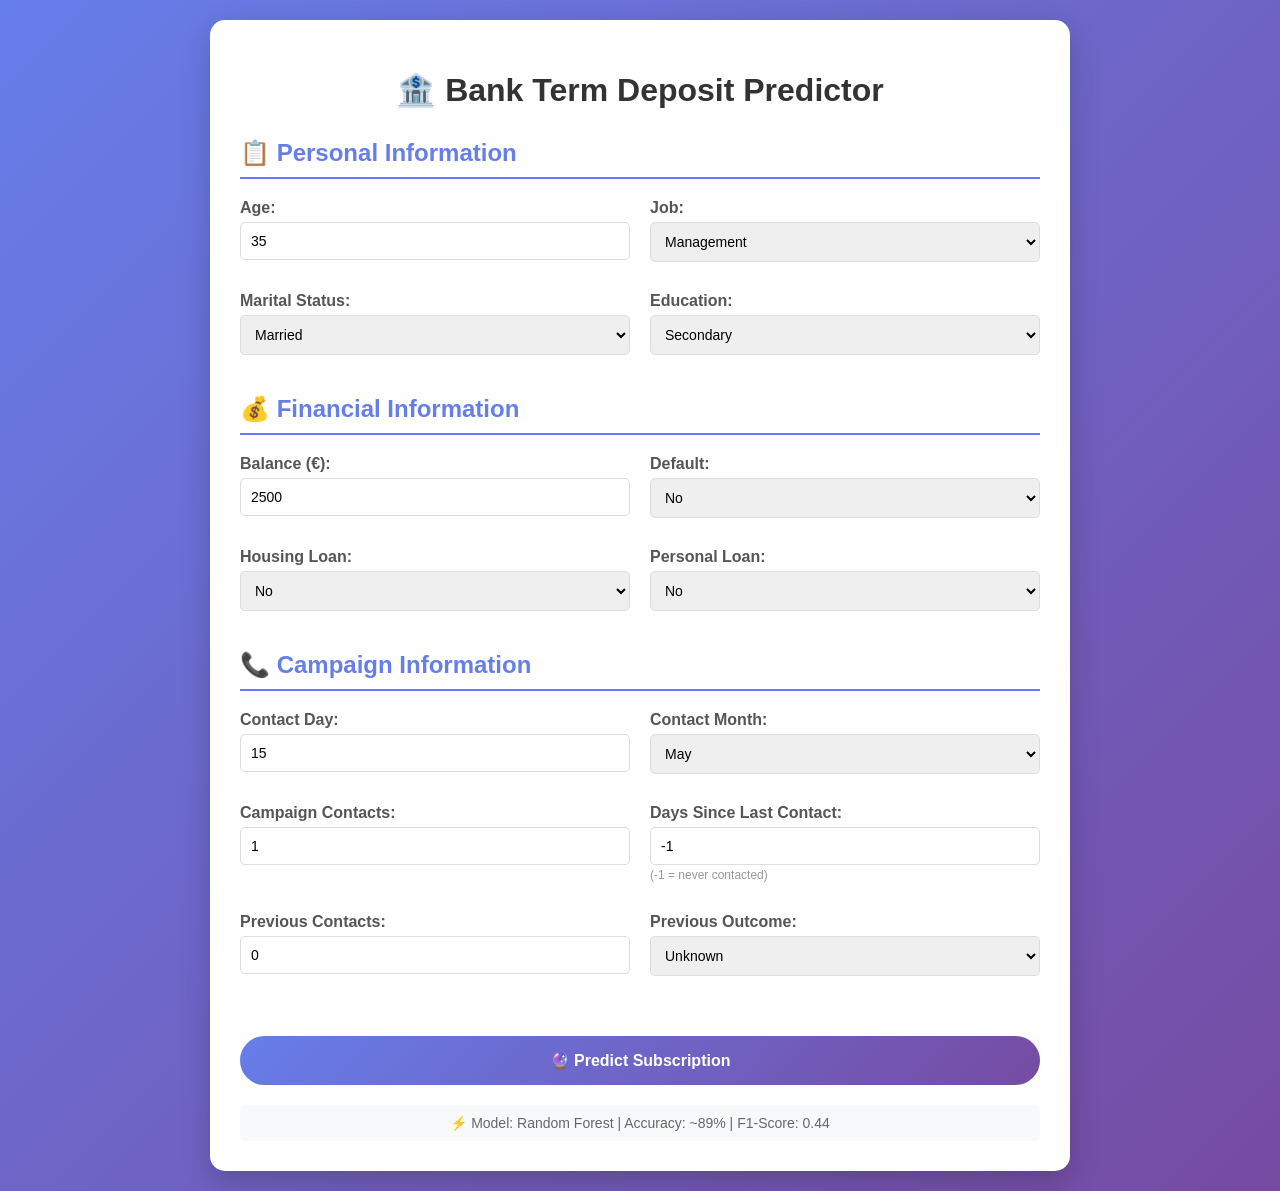
<file: templates/index.html>
﻿<!DOCTYPE html>
<html>
<head>
    <title>Bank Marketing Predictor</title>
    <style>
        body {
            font-family: Arial, sans-serif;
            margin: 0;
            padding: 20px;
            background: linear-gradient(135deg, #667eea 0%, #764ba2 100%);
            min-height: 100vh;
        }
        .container {
            max-width: 800px;
            margin: 0 auto;
            background: white;
            padding: 30px;
            border-radius: 15px;
            box-shadow: 0 10px 30px rgba(0,0,0,0.2);
        }
        h1 {
            text-align: center;
            color: #333;
            margin-bottom: 30px;
        }
        h2 {
            color: #667eea;
            border-bottom: 2px solid #667eea;
            padding-bottom: 10px;
            margin-top: 25px;
        }
        .form-row {
            display: grid;
            grid-template-columns: 1fr 1fr;
            gap: 20px;
            margin-bottom: 15px;
        }
        .form-group {
            margin-bottom: 15px;
        }
        label {
            display: block;
            margin-bottom: 5px;
            font-weight: bold;
            color: #555;
        }
        input, select {
            width: 100%;
            padding: 10px;
            border: 1px solid #ddd;
            border-radius: 5px;
            font-size: 14px;
            box-sizing: border-box;
        }
        input:focus, select:focus {
            outline: none;
            border-color: #667eea;
            box-shadow: 0 0 5px rgba(102,126,234,0.3);
        }
        button {
            background: linear-gradient(135deg, #667eea 0%, #764ba2 100%);
            color: white;
            padding: 15px 30px;
            border: none;
            border-radius: 25px;
            cursor: pointer;
            font-size: 16px;
            font-weight: bold;
            width: 100%;
            margin-top: 30px;
            transition: transform 0.2s;
        }
        button:hover {
            transform: scale(1.02);
        }
        small {
            color: #999;
            font-size: 12px;
        }
        .note {
            background: #f8f9fa;
            padding: 10px;
            border-radius: 5px;
            margin-top: 20px;
            text-align: center;
            color: #666;
            font-size: 14px;
        }
    </style>
</head>
<body>
    <div class="container">
        <h1>🏦 Bank Term Deposit Predictor</h1>
        
        <form method="POST" action="/predict">
            <h2>📋 Personal Information</h2>
            <div class="form-row">
                <div class="form-group">
                    <label>Age:</label>
                    <input type="number" name="age" value="35" min="18" max="100" required>
                </div>
                
                <div class="form-group">
                    <label>Job:</label>
                    <select name="job">
                        <option value="admin.">Admin.</option>
                        <option value="blue-collar">Blue Collar</option>
                        <option value="management" selected>Management</option>
                        <option value="technician">Technician</option>
                        <option value="services">Services</option>
                        <option value="retired">Retired</option>
                        <option value="student">Student</option>
                        <option value="unemployed">Unemployed</option>
                        <option value="entrepreneur">Entrepreneur</option>
                        <option value="housemaid">Housemaid</option>
                        <option value="self-employed">Self-employed</option>
                    </select>
                </div>
            </div>
            
            <div class="form-row">
                <div class="form-group">
                    <label>Marital Status:</label>
                    <select name="marital">
                        <option value="married" selected>Married</option>
                        <option value="single">Single</option>
                        <option value="divorced">Divorced</option>
                    </select>
                </div>
                
                <div class="form-group">
                    <label>Education:</label>
                    <select name="education">
                        <option value="primary">Primary</option>
                        <option value="secondary" selected>Secondary</option>
                        <option value="tertiary">Tertiary</option>
                        <option value="unknown">Unknown</option>
                    </select>
                </div>
            </div>
            
            <h2>💰 Financial Information</h2>
            <div class="form-row">
                <div class="form-group">
                    <label>Balance (€):</label>
                    <input type="number" name="balance" value="2500" step="0.01" required>
                </div>
                
                <div class="form-group">
                    <label>Default:</label>
                    <select name="default">
                        <option value="no" selected>No</option>
                        <option value="yes">Yes</option>
                    </select>
                </div>
            </div>
            
            <div class="form-row">
                <div class="form-group">
                    <label>Housing Loan:</label>
                    <select name="housing">
                        <option value="no" selected>No</option>
                        <option value="yes">Yes</option>
                    </select>
                </div>
                
                <div class="form-group">
                    <label>Personal Loan:</label>
                    <select name="loan">
                        <option value="no" selected>No</option>
                        <option value="yes">Yes</option>
                    </select>
                </div>
            </div>
            
            <h2>📞 Campaign Information</h2>
            <div class="form-row">
                <div class="form-group">
                    <label>Contact Day:</label>
                    <input type="number" name="day" value="15" min="1" max="31" required>
                </div>
                
                <div class="form-group">
                    <label>Contact Month:</label>
                    <select name="month">
                        <option value="jan">January</option>
                        <option value="feb">February</option>
                        <option value="mar">March</option>
                        <option value="apr">April</option>
                        <option value="may" selected>May</option>
                        <option value="jun">June</option>
                        <option value="jul">July</option>
                        <option value="aug">August</option>
                        <option value="sep">September</option>
                        <option value="oct">October</option>
                        <option value="nov">November</option>
                        <option value="dec">December</option>
                    </select>
                </div>
            </div>
            
            <div class="form-row">
                <div class="form-group">
                    <label>Campaign Contacts:</label>
                    <input type="number" name="campaign" value="1" min="1" max="50" required>
                </div>
                
                <div class="form-group">
                    <label>Days Since Last Contact:</label>
                    <input type="number" name="pdays" value="-1" required>
                    <small>(-1 = never contacted)</small>
                </div>
            </div>
            
            <div class="form-row">
                <div class="form-group">
                    <label>Previous Contacts:</label>
                    <input type="number" name="previous" value="0" min="0" required>
                </div>
                
                <div class="form-group">
                    <label>Previous Outcome:</label>
                    <select name="poutcome">
                        <option value="unknown" selected>Unknown</option>
                        <option value="success">Success</option>
                        <option value="failure">Failure</option>
                        <option value="other">Other</option>
                    </select>
                </div>
            </div>
            
            <button type="submit">🔮 Predict Subscription</button>
        </form>
        
        <div class="note">
            ⚡ Model: Random Forest | Accuracy: ~89% | F1-Score: 0.44
        </div>
    </div>
</body>
</html>
</file>
